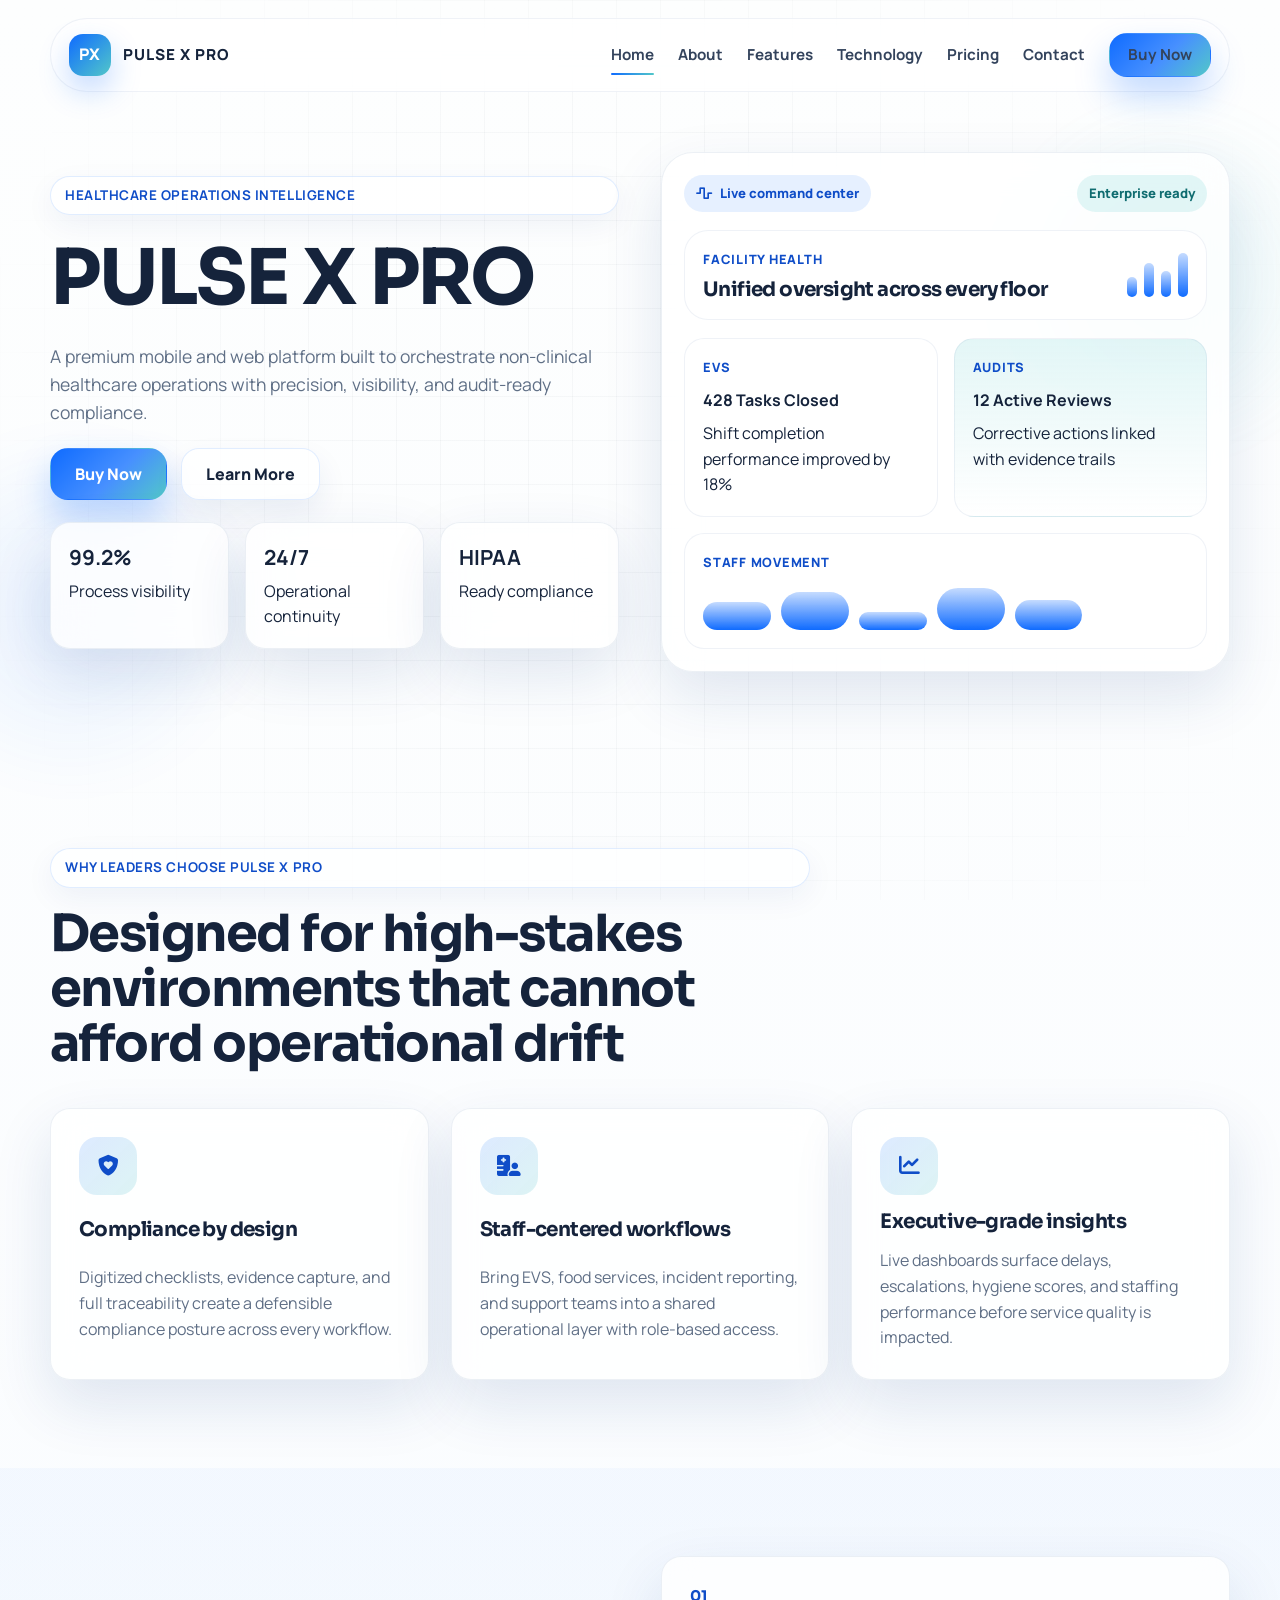
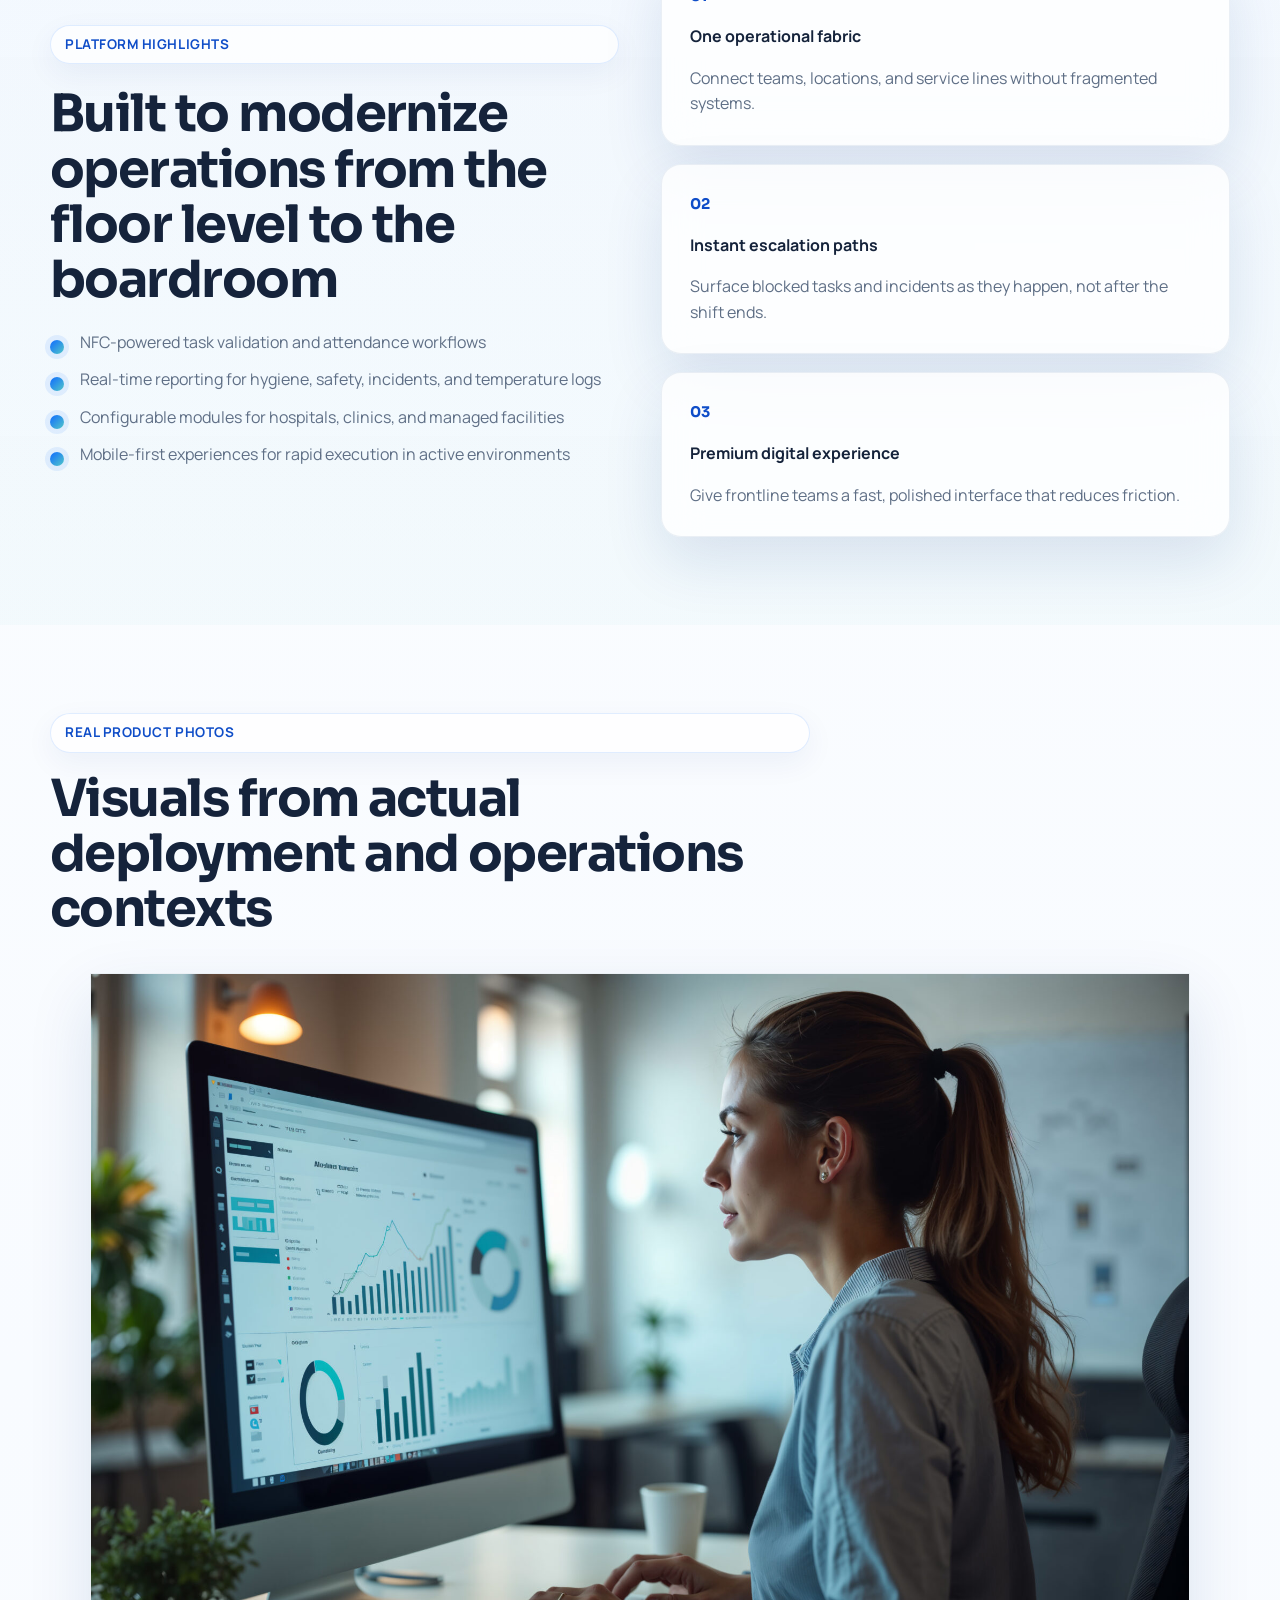
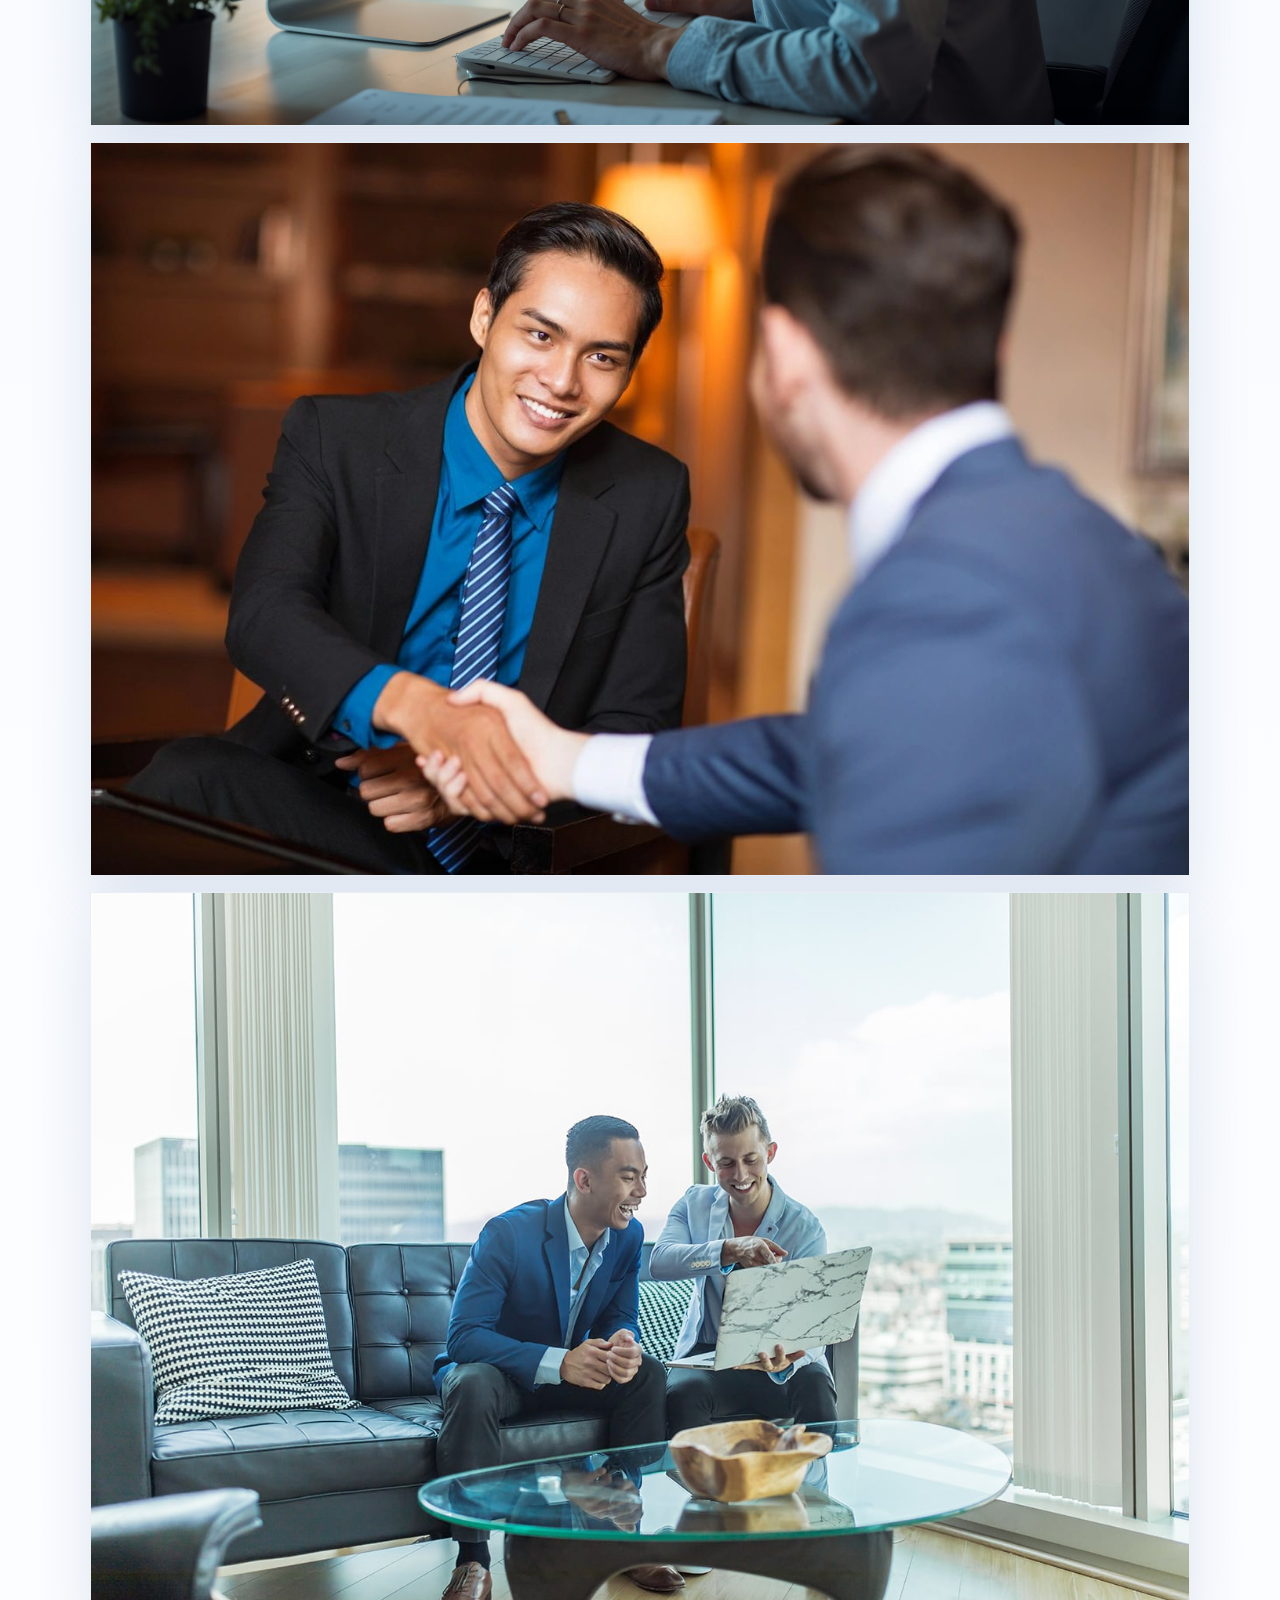
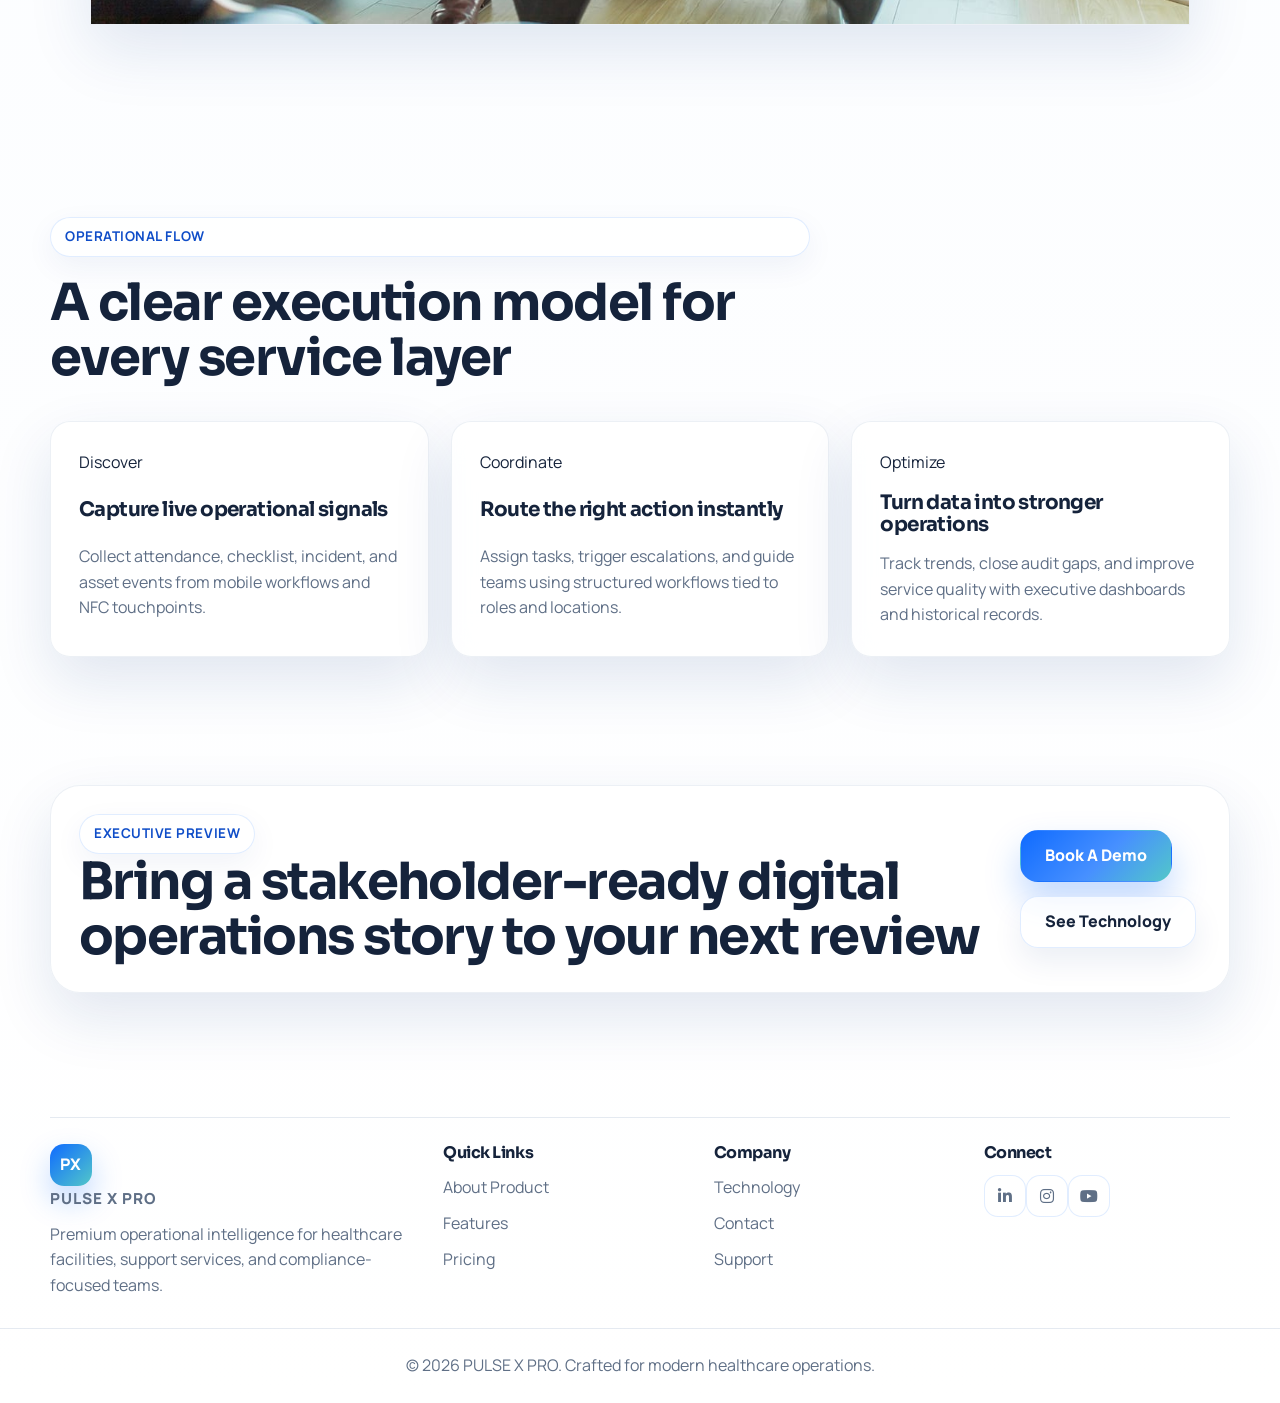
<file: index.html>
<!DOCTYPE html>
<html lang="en">
<head>
  <meta charset="UTF-8">
  <meta name="viewport" content="width=device-width, initial-scale=1.0">
  <title>PULSE X PRO | Intelligent Operations Platform</title>
  <meta name="description" content="PULSE X PRO is a premium healthcare operations platform that modernizes compliance, facility workflows, and staff coordination.">
  <link rel="preconnect" href="https://fonts.googleapis.com">
  <link rel="preconnect" href="https://fonts.gstatic.com" crossorigin>
  <link href="https://fonts.googleapis.com/css2?family=Manrope:wght@400;500;600;700;800&family=Sora:wght@500;600;700;800&display=swap" rel="stylesheet">
  <link rel="stylesheet" href="https://cdnjs.cloudflare.com/ajax/libs/font-awesome/6.5.2/css/all.min.css">
  <link rel="stylesheet" href="https://unpkg.com/aos@2.3.1/dist/aos.css">
  <link rel="stylesheet" href="styles.css">
</head>
<body>
  <div class="page-shell">
    <div class="bg-orb orb-one"></div>
    <div class="bg-orb orb-two"></div>
    <div class="bg-grid"></div>

    <header class="site-header">
      <nav class="navbar container">
        <a class="brand" href="index.html" aria-label="Pulse X Pro Home">
          <span class="brand-mark">PX</span>
          <span class="brand-text">PULSE X PRO</span>
        </a>
        <button class="nav-toggle" aria-label="Toggle menu" aria-expanded="false">
          <span></span>
          <span></span>
        </button>
        <div class="nav-menu">
          <a class="active" href="index.html">Home</a>
          <a href="about.html">About</a>
          <a href="features.html">Features</a>
          <a href="technology.html">Technology</a>
          <a href="pricing.html">Pricing</a>
          <a href="contact.html">Contact</a>
          <a class="button button-primary button-nav" href="pricing.html">Buy Now</a>
        </div>
      </nav>
    </header>

    <main>
      <section class="hero section">
        <div class="container hero-grid">
          <div class="hero-copy" data-aos="fade-up">
            <span class="eyebrow">Healthcare Operations Intelligence</span>
            <h1>PULSE X PRO</h1>
            <p class="hero-text">
              A premium mobile and web platform built to orchestrate non-clinical healthcare operations with precision, visibility, and audit-ready compliance.
            </p>
            <div class="hero-actions">
              <a class="button button-primary" href="pricing.html">Buy Now</a>
              <a class="button button-secondary" href="about.html">Learn More</a>
            </div>
            <div class="hero-metrics">
              <div class="metric glass-card">
                <strong>99.2%</strong>
                <span>Process visibility</span>
              </div>
              <div class="metric glass-card">
                <strong>24/7</strong>
                <span>Operational continuity</span>
              </div>
              <div class="metric glass-card">
                <strong>HIPAA</strong>
                <span>Ready compliance</span>
              </div>
            </div>
          </div>
          <div class="hero-visual" data-aos="zoom-in" data-aos-delay="150">
            <div class="product-stage glass-card">
              <div class="stage-header">
                <span class="status-pill"><i class="fa-solid fa-wave-square"></i> Live command center</span>
                <span class="status-tag">Enterprise ready</span>
              </div>
              <div class="dashboard-panel dashboard-main">
                <div>
                  <p class="panel-label">Facility Health</p>
                  <h3>Unified oversight across every floor</h3>
                </div>
                <div class="signal-bars">
                  <span></span>
                  <span></span>
                  <span></span>
                  <span></span>
                </div>
              </div>
              <div class="dashboard-grid">
                <article class="dashboard-card">
                  <p class="panel-label">EVS</p>
                  <strong>428 Tasks Closed</strong>
                  <span>Shift completion performance improved by 18%</span>
                </article>
                <article class="dashboard-card accent-card">
                  <p class="panel-label">Audits</p>
                  <strong>12 Active Reviews</strong>
                  <span>Corrective actions linked with evidence trails</span>
                </article>
                <article class="dashboard-card wide-card">
                  <p class="panel-label">Staff Movement</p>
                  <div class="mini-timeline">
                    <span></span>
                    <span></span>
                    <span></span>
                    <span></span>
                    <span></span>
                  </div>
                </article>
              </div>
            </div>
          </div>
        </div>
      </section>

      <section class="section">
        <div class="container">
          <div class="section-intro" data-aos="fade-up">
            <span class="eyebrow">Why leaders choose Pulse X Pro</span>
            <h2>Designed for high-stakes environments that cannot afford operational drift</h2>
          </div>
          <div class="highlight-grid">
            <article class="feature-card glass-card" data-aos="fade-up">
              <div class="icon-wrap"><i class="fa-solid fa-shield-heart"></i></div>
              <h3>Compliance by design</h3>
              <p>Digitized checklists, evidence capture, and full traceability create a defensible compliance posture across every workflow.</p>
            </article>
            <article class="feature-card glass-card" data-aos="fade-up" data-aos-delay="100">
              <div class="icon-wrap"><i class="fa-solid fa-hospital-user"></i></div>
              <h3>Staff-centered workflows</h3>
              <p>Bring EVS, food services, incident reporting, and support teams into a shared operational layer with role-based access.</p>
            </article>
            <article class="feature-card glass-card" data-aos="fade-up" data-aos-delay="200">
              <div class="icon-wrap"><i class="fa-solid fa-chart-line"></i></div>
              <h3>Executive-grade insights</h3>
              <p>Live dashboards surface delays, escalations, hygiene scores, and staffing performance before service quality is impacted.</p>
            </article>
          </div>
        </div>
      </section>

      <section class="section section-alt">
        <div class="container split-section">
          <div class="split-copy" data-aos="fade-right">
            <span class="eyebrow">Platform Highlights</span>
            <h2>Built to modernize operations from the floor level to the boardroom</h2>
            <ul class="bullet-list">
              <li>NFC-powered task validation and attendance workflows</li>
              <li>Real-time reporting for hygiene, safety, incidents, and temperature logs</li>
              <li>Configurable modules for hospitals, clinics, and managed facilities</li>
              <li>Mobile-first experiences for rapid execution in active environments</li>
            </ul>
          </div>
          <div class="stat-stack" data-aos="fade-left">
            <div class="stat-card glass-card">
              <span>01</span>
              <strong>One operational fabric</strong>
              <p>Connect teams, locations, and service lines without fragmented systems.</p>
            </div>
            <div class="stat-card glass-card">
              <span>02</span>
              <strong>Instant escalation paths</strong>
              <p>Surface blocked tasks and incidents as they happen, not after the shift ends.</p>
            </div>
            <div class="stat-card glass-card">
              <span>03</span>
              <strong>Premium digital experience</strong>
              <p>Give frontline teams a fast, polished interface that reduces friction.</p>
            </div>
          </div>
        </div>
      </section>

      <section class="section">
        <div class="container">
          <div class="section-intro" data-aos="fade-up">
            <span class="eyebrow">Real Product Photos</span>
            <h2>Visuals from actual deployment and operations contexts</h2>
          </div>
          <div class="photo-showcase-grid">
            <figure class="photo-tile glass-card" data-aos="fade-up">
              <img src="images\employee.jpg" alt="Team members collaborating around a digital dashboard">
            </figure>
            <figure class="photo-tile glass-card" data-aos="fade-up" data-aos-delay="100">
              <img src="images\employee2.jpeg" alt="Healthcare operations planning with digital tools">
            </figure>
            <figure class="photo-tile glass-card" data-aos="fade-up" data-aos-delay="200">
              <img src="images\employee3.jpg" alt="Executive review of operational status and analytics">
            </figure>
          </div>
        </div>
      </section>

      <section class="section">
        <div class="container">
          <div class="section-intro" data-aos="fade-up">
            <span class="eyebrow">Operational Flow</span>
            <h2>A clear execution model for every service layer</h2>
          </div>
          <div class="process-line">
            <article class="process-step glass-card" data-aos="slide-up">
              <span>Discover</span>
              <h3>Capture live operational signals</h3>
              <p>Collect attendance, checklist, incident, and asset events from mobile workflows and NFC touchpoints.</p>
            </article>
            <article class="process-step glass-card" data-aos="slide-up" data-aos-delay="100">
              <span>Coordinate</span>
              <h3>Route the right action instantly</h3>
              <p>Assign tasks, trigger escalations, and guide teams using structured workflows tied to roles and locations.</p>
            </article>
            <article class="process-step glass-card" data-aos="slide-up" data-aos-delay="200">
              <span>Optimize</span>
              <h3>Turn data into stronger operations</h3>
              <p>Track trends, close audit gaps, and improve service quality with executive dashboards and historical records.</p>
            </article>
          </div>
        </div>
      </section>

      <section class="section cta-band">
        <div class="container cta-panel glass-card" data-aos="zoom-in">
          <div>
            <span class="eyebrow">Executive Preview</span>
            <h2>Bring a stakeholder-ready digital operations story to your next review</h2>
          </div>
          <div class="hero-actions">
            <a class="button button-primary" href="contact.html">Book A Demo</a>
            <a class="button button-secondary" href="technology.html">See Technology</a>
          </div>
        </div>
      </section>
    </main>

    <footer class="site-footer">
      <div class="container footer-grid">
        <div>
          <a class="brand footer-brand" href="index.html">
            <span class="brand-mark">PX</span>
            <span class="brand-text">PULSE X PRO</span>
          </a>
          <p>Premium operational intelligence for healthcare facilities, support services, and compliance-focused teams.</p>
        </div>
        <div>
          <h4>Quick Links</h4>
          <a href="about.html">About Product</a>
          <a href="features.html">Features</a>
          <a href="pricing.html">Pricing</a>
        </div>
        <div>
          <h4>Company</h4>
          <a href="technology.html">Technology</a>
          <a href="contact.html">Contact</a>
          <a href="contact.html">Support</a>
        </div>
        <div>
          <h4>Connect</h4>
          <div class="social-links">
            <a href="#" aria-label="LinkedIn"><i class="fa-brands fa-linkedin-in"></i></a>
            <a href="#" aria-label="Instagram"><i class="fa-brands fa-instagram"></i></a>
            <a href="#" aria-label="YouTube"><i class="fa-brands fa-youtube"></i></a>
          </div>
        </div>
      </div>
      <div class="footer-bottom">
        <p>© 2026 PULSE X PRO. Crafted for modern healthcare operations.</p>
      </div>
    </footer>
  </div>

  <script src="https://unpkg.com/aos@2.3.1/dist/aos.js"></script>
  <script src="script.js"></script>
</body>
</html>
</file>
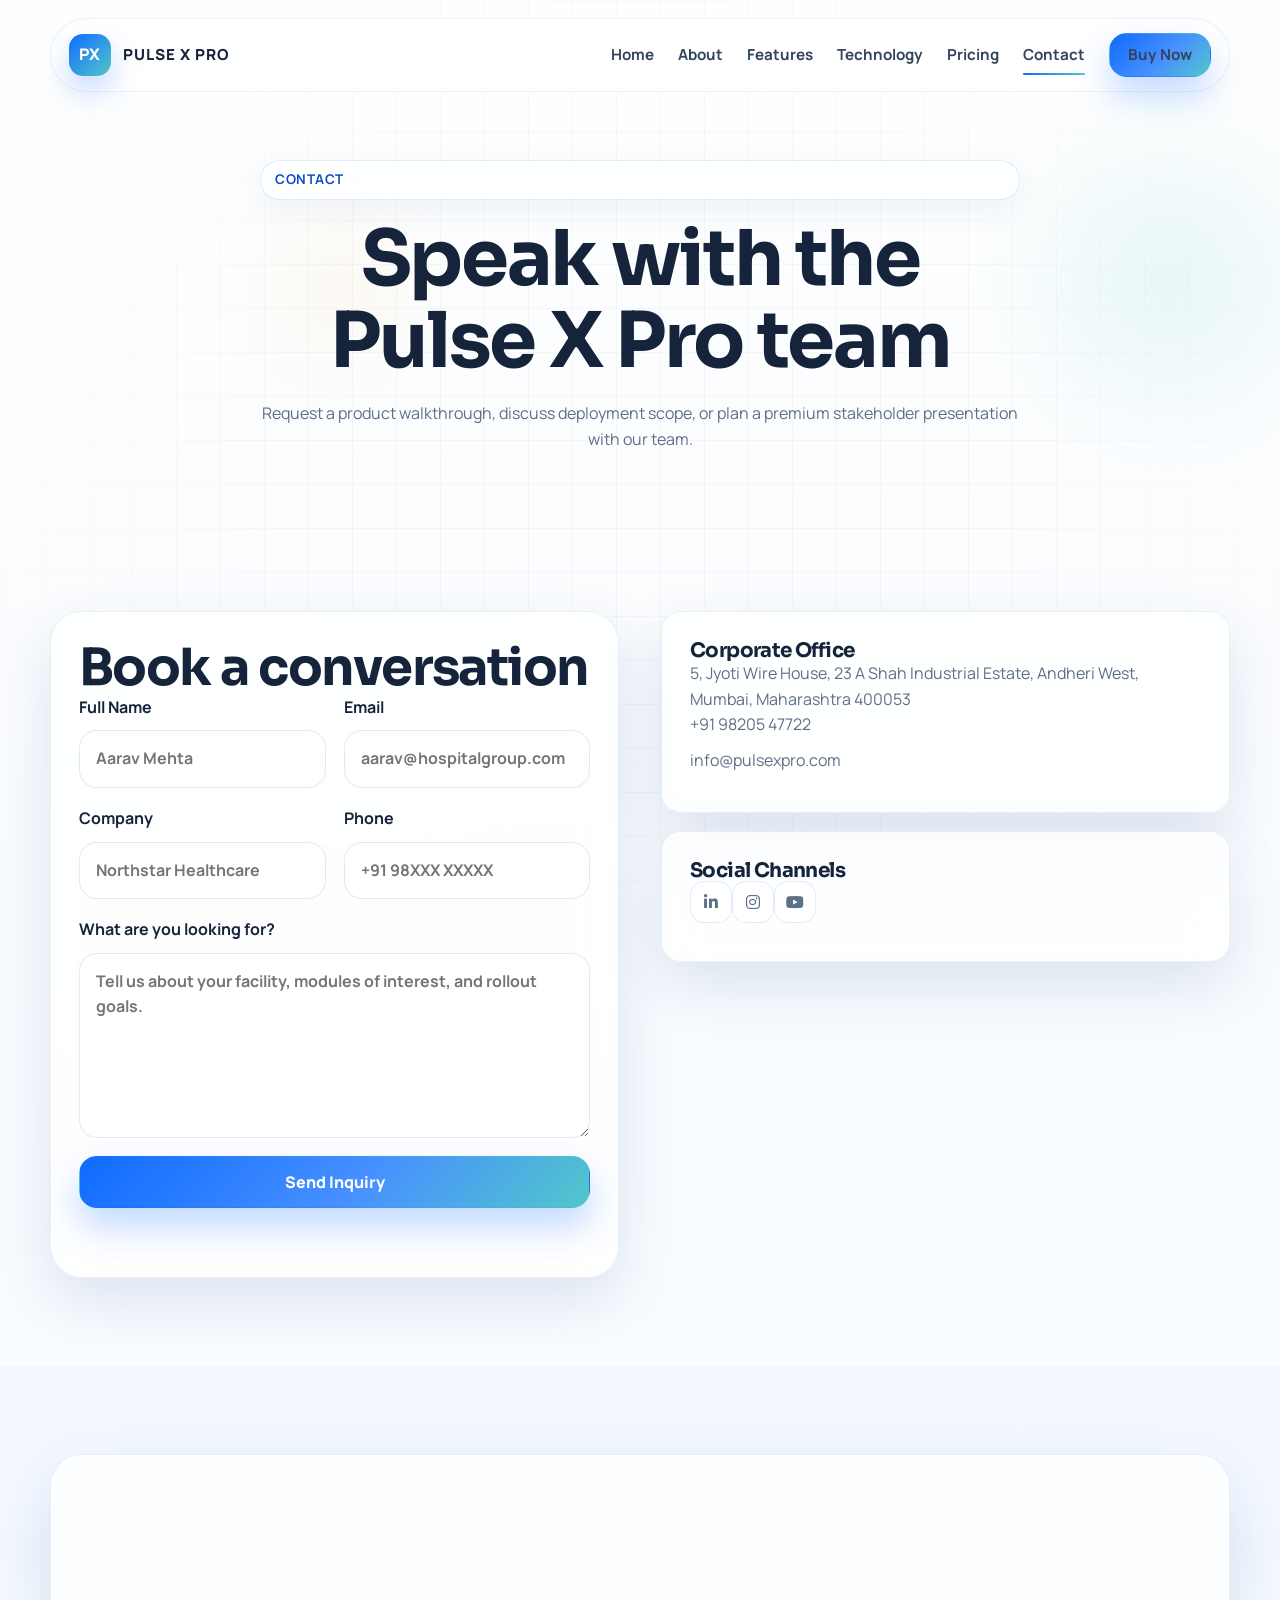
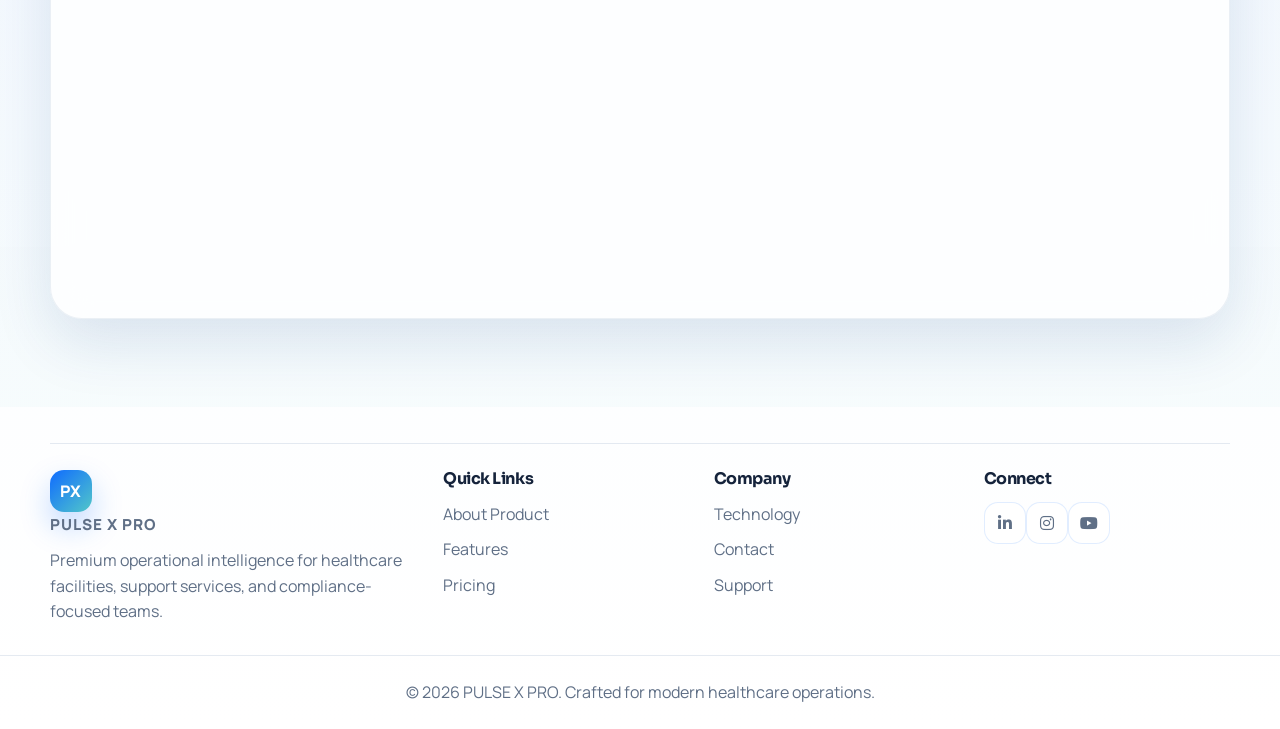
<file: contact.html>
<!DOCTYPE html>
<html lang="en">
<head>
  <meta charset="UTF-8">
  <meta name="viewport" content="width=device-width, initial-scale=1.0">
  <title>Contact Pulse X Pro</title>
  <meta name="description" content="Contact the Pulse X Pro team to book a demo, discuss pricing, or plan an enterprise rollout.">
  <link rel="preconnect" href="https://fonts.googleapis.com">
  <link rel="preconnect" href="https://fonts.gstatic.com" crossorigin>
  <link href="https://fonts.googleapis.com/css2?family=Manrope:wght@400;500;600;700;800&family=Sora:wght@500;600;700;800&display=swap" rel="stylesheet">
  <link rel="stylesheet" href="https://cdnjs.cloudflare.com/ajax/libs/font-awesome/6.5.2/css/all.min.css">
  <link rel="stylesheet" href="https://unpkg.com/aos@2.3.1/dist/aos.css">
  <link rel="stylesheet" href="styles.css">
</head>
<body>
  <div class="page-shell inner-page-shell">
    <div class="bg-orb orb-one"></div>
    <div class="bg-orb orb-three"></div>
    <div class="bg-grid"></div>

    <header class="site-header">
      <nav class="navbar container">
        <a class="brand" href="index.html" aria-label="Pulse X Pro Home">
          <span class="brand-mark">PX</span>
          <span class="brand-text">PULSE X PRO</span>
        </a>
        <button class="nav-toggle" aria-label="Toggle menu" aria-expanded="false">
          <span></span>
          <span></span>
        </button>
        <div class="nav-menu">
          <a href="index.html">Home</a>
          <a href="about.html">About</a>
          <a href="features.html">Features</a>
          <a href="technology.html">Technology</a>
          <a href="pricing.html">Pricing</a>
          <a class="active" href="contact.html">Contact</a>
          <a class="button button-primary button-nav" href="pricing.html">Buy Now</a>
        </div>
      </nav>
    </header>

    <main>
      <section class="page-hero section">
        <div class="container section-intro narrow" data-aos="fade-up">
          <span class="eyebrow">Contact</span>
          <h1>Speak with the Pulse X Pro team</h1>
          <p>Request a product walkthrough, discuss deployment scope, or plan a premium stakeholder presentation with our team.</p>
        </div>
      </section>

      <section class="section">
        <div class="container contact-grid">
          <div class="contact-panel glass-card" data-aos="fade-right">
            <h2>Book a conversation</h2>
            <form class="contact-form" id="contactForm">
              <div class="form-row">
                <label>
                  Full Name
                  <input type="text" name="name" placeholder="Aarav Mehta" required>
                </label>
                <label>
                  Email
                  <input type="email" name="email" placeholder="aarav@hospitalgroup.com" required>
                </label>
              </div>
              <div class="form-row">
                <label>
                  Company
                  <input type="text" name="company" placeholder="Northstar Healthcare">
                </label>
                <label>
                  Phone
                  <input type="tel" name="phone" placeholder="+91 98XXX XXXXX">
                </label>
              </div>
              <label>
                What are you looking for?
                <textarea name="message" rows="6" placeholder="Tell us about your facility, modules of interest, and rollout goals."></textarea>
              </label>
              <button class="button button-primary" type="submit">Send Inquiry</button>
              <p class="form-note" id="formMessage" aria-live="polite"></p>
            </form>
          </div>
          <div class="contact-side" data-aos="fade-left">
            <div class="info-card glass-card">
              <h3>Corporate Office</h3>
              <p>5, Jyoti Wire House, 23 A Shah Industrial Estate, Andheri West, Mumbai, Maharashtra 400053</p>
              <a href="tel:+919820547722">+91 98205 47722</a>
              <a href="mailto:info@pulsexpro.com">info@pulsexpro.com</a>
            </div>
            <div class="info-card glass-card">
              <h3>Social Channels</h3>
              <div class="social-links large-socials">
                <a href="#" aria-label="LinkedIn"><i class="fa-brands fa-linkedin-in"></i></a>
                <a href="#" aria-label="Instagram"><i class="fa-brands fa-instagram"></i></a>
                <a href="#" aria-label="YouTube"><i class="fa-brands fa-youtube"></i></a>
              </div>
            </div>
          </div>
        </div>
      </section>

      <section class="section section-alt">
        <div class="container map-wrap glass-card" data-aos="zoom-in">
          <iframe title="Pulse X Pro Office Location" src="https://www.google.com/maps?q=Andheri%20West%20Mumbai&z=13&output=embed"></iframe>
        </div>
      </section>
    </main>

    <footer class="site-footer">
      <div class="container footer-grid">
        <div>
          <a class="brand footer-brand" href="index.html">
            <span class="brand-mark">PX</span>
            <span class="brand-text">PULSE X PRO</span>
          </a>
          <p>Premium operational intelligence for healthcare facilities, support services, and compliance-focused teams.</p>
        </div>
        <div>
          <h4>Quick Links</h4>
          <a href="about.html">About Product</a>
          <a href="features.html">Features</a>
          <a href="pricing.html">Pricing</a>
        </div>
        <div>
          <h4>Company</h4>
          <a href="technology.html">Technology</a>
          <a href="contact.html">Contact</a>
          <a href="contact.html">Support</a>
        </div>
        <div>
          <h4>Connect</h4>
          <div class="social-links">
            <a href="#" aria-label="LinkedIn"><i class="fa-brands fa-linkedin-in"></i></a>
            <a href="#" aria-label="Instagram"><i class="fa-brands fa-instagram"></i></a>
            <a href="#" aria-label="YouTube"><i class="fa-brands fa-youtube"></i></a>
          </div>
        </div>
      </div>
      <div class="footer-bottom">
        <p>© 2026 PULSE X PRO. Crafted for modern healthcare operations.</p>
      </div>
    </footer>
  </div>

  <script src="https://unpkg.com/aos@2.3.1/dist/aos.js"></script>
  <script src="script.js"></script>
</body>
</html>
</file>
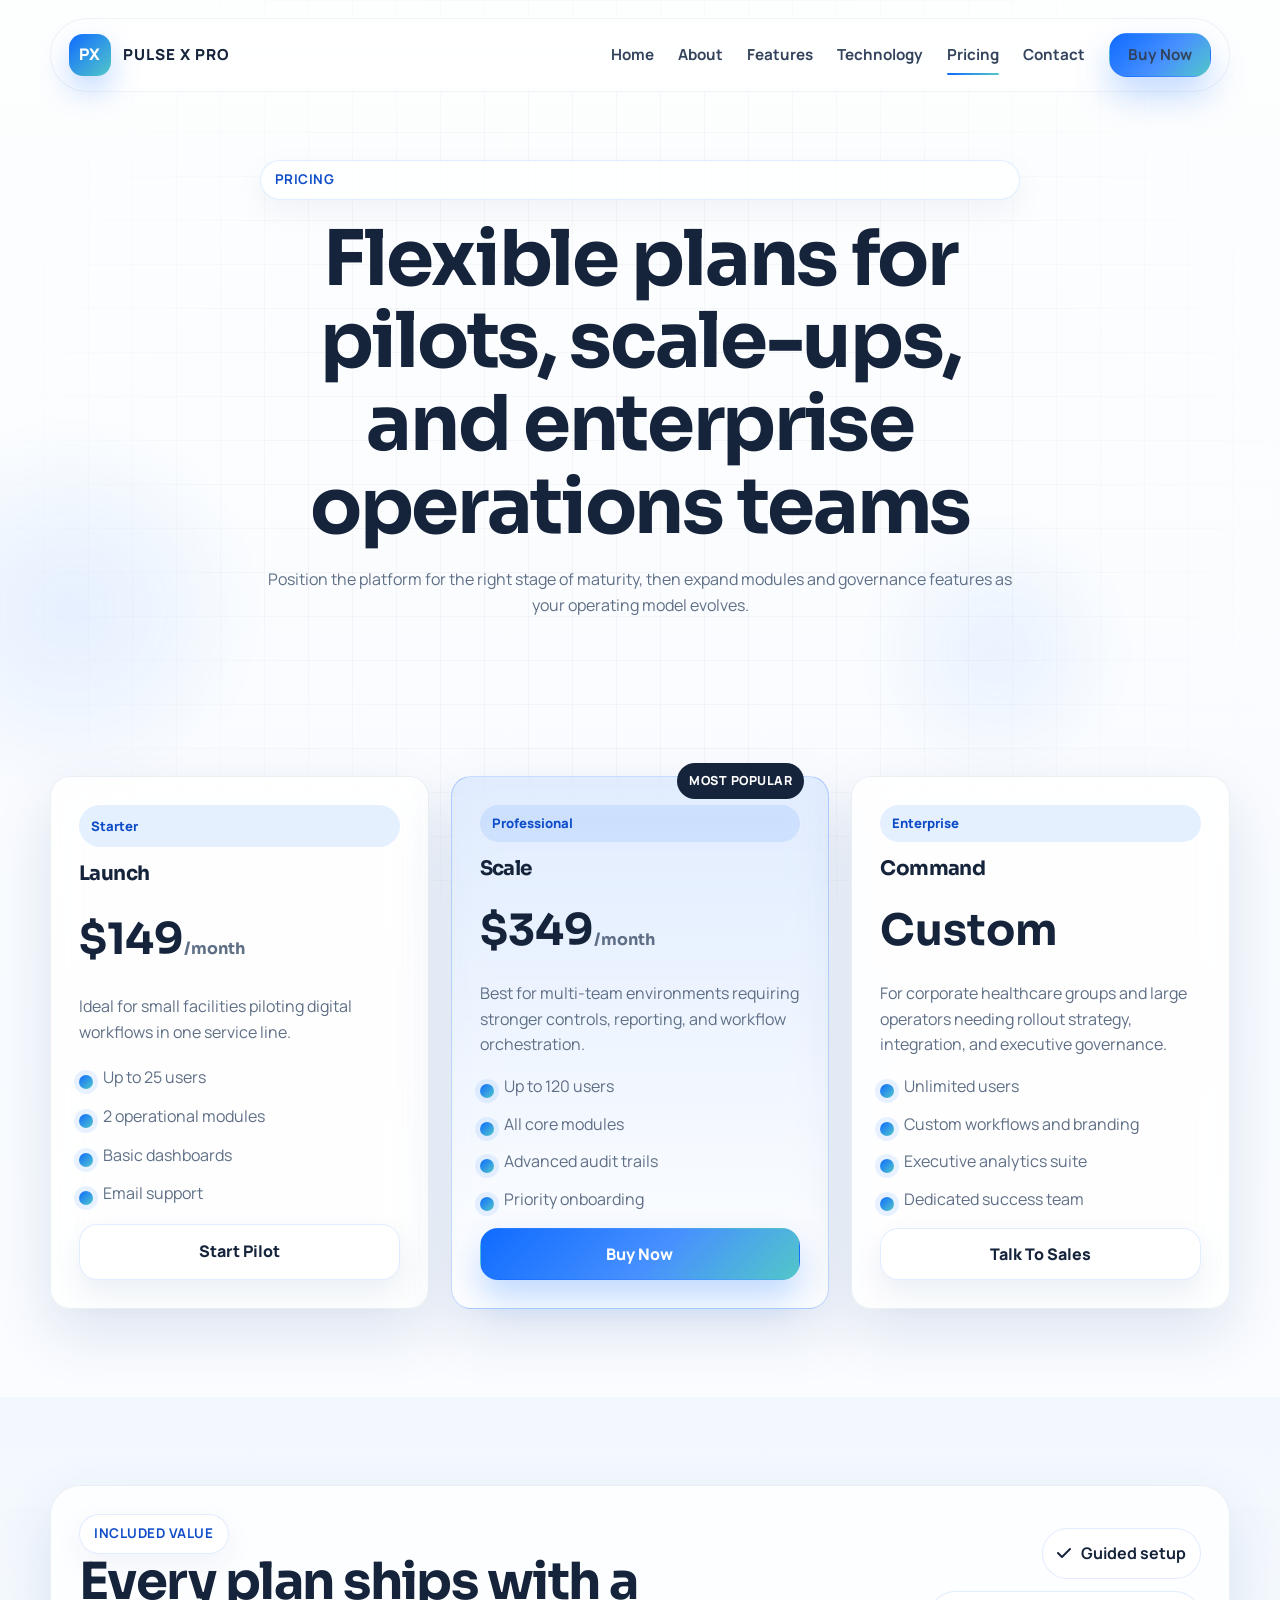
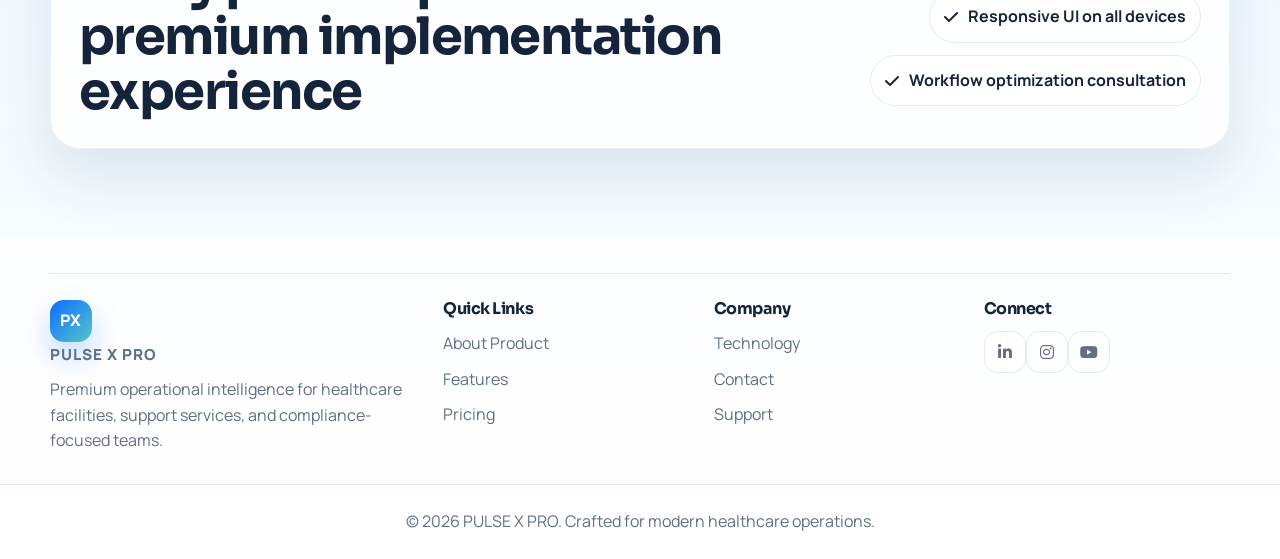
<file: pricing.html>
<!DOCTYPE html>
<html lang="en">
<head>
  <meta charset="UTF-8">
  <meta name="viewport" content="width=device-width, initial-scale=1.0">
  <title>Pulse X Pro Pricing</title>
  <meta name="description" content="Explore pricing plans for Pulse X Pro, from pilot deployments to enterprise-wide rollouts.">
  <link rel="preconnect" href="https://fonts.googleapis.com">
  <link rel="preconnect" href="https://fonts.gstatic.com" crossorigin>
  <link href="https://fonts.googleapis.com/css2?family=Manrope:wght@400;500;600;700;800&family=Sora:wght@500;600;700;800&display=swap" rel="stylesheet">
  <link rel="stylesheet" href="https://cdnjs.cloudflare.com/ajax/libs/font-awesome/6.5.2/css/all.min.css">
  <link rel="stylesheet" href="https://unpkg.com/aos@2.3.1/dist/aos.css">
  <link rel="stylesheet" href="styles.css">
</head>
<body>
  <div class="page-shell inner-page-shell">
    <div class="bg-orb orb-two"></div>
    <div class="bg-orb orb-four"></div>
    <div class="bg-grid"></div>

    <header class="site-header">
      <nav class="navbar container">
        <a class="brand" href="index.html" aria-label="Pulse X Pro Home">
          <span class="brand-mark">PX</span>
          <span class="brand-text">PULSE X PRO</span>
        </a>
        <button class="nav-toggle" aria-label="Toggle menu" aria-expanded="false">
          <span></span>
          <span></span>
        </button>
        <div class="nav-menu">
          <a href="index.html">Home</a>
          <a href="about.html">About</a>
          <a href="features.html">Features</a>
          <a href="technology.html">Technology</a>
          <a class="active" href="pricing.html">Pricing</a>
          <a href="contact.html">Contact</a>
          <a class="button button-primary button-nav" href="pricing.html">Buy Now</a>
        </div>
      </nav>
    </header>

    <main>
      <section class="page-hero section">
        <div class="container section-intro narrow" data-aos="fade-up">
          <span class="eyebrow">Pricing</span>
          <h1>Flexible plans for pilots, scale-ups, and enterprise operations teams</h1>
          <p>Position the platform for the right stage of maturity, then expand modules and governance features as your operating model evolves.</p>
        </div>
      </section>

      <section class="section">
        <div class="container pricing-grid">
          <article class="pricing-card glass-card" data-aos="fade-up">
            <span class="plan-label">Starter</span>
            <h3>Launch</h3>
            <div class="price">$149<span>/month</span></div>
            <p>Ideal for small facilities piloting digital workflows in one service line.</p>
            <ul class="bullet-list compact">
              <li>Up to 25 users</li>
              <li>2 operational modules</li>
              <li>Basic dashboards</li>
              <li>Email support</li>
            </ul>
            <a class="button button-secondary full-width" href="contact.html">Start Pilot</a>
          </article>
          <article class="pricing-card glass-card featured-plan" data-aos="fade-up" data-aos-delay="100">
            <div class="featured-badge">Most Popular</div>
            <span class="plan-label">Professional</span>
            <h3>Scale</h3>
            <div class="price">$349<span>/month</span></div>
            <p>Best for multi-team environments requiring stronger controls, reporting, and workflow orchestration.</p>
            <ul class="bullet-list compact">
              <li>Up to 120 users</li>
              <li>All core modules</li>
              <li>Advanced audit trails</li>
              <li>Priority onboarding</li>
            </ul>
            <a class="button button-primary full-width" href="contact.html">Buy Now</a>
          </article>
          <article class="pricing-card glass-card" data-aos="fade-up" data-aos-delay="200">
            <span class="plan-label">Enterprise</span>
            <h3>Command</h3>
            <div class="price">Custom</div>
            <p>For corporate healthcare groups and large operators needing rollout strategy, integration, and executive governance.</p>
            <ul class="bullet-list compact">
              <li>Unlimited users</li>
              <li>Custom workflows and branding</li>
              <li>Executive analytics suite</li>
              <li>Dedicated success team</li>
            </ul>
            <a class="button button-secondary full-width" href="contact.html">Talk To Sales</a>
          </article>
        </div>
      </section>

      <section class="section section-alt">
        <div class="container guarantee-banner glass-card" data-aos="zoom-in">
          <div>
            <span class="eyebrow">Included Value</span>
            <h2>Every plan ships with a premium implementation experience</h2>
          </div>
          <div class="guarantee-points">
            <span><i class="fa-solid fa-check"></i> Guided setup</span>
            <span><i class="fa-solid fa-check"></i> Responsive UI on all devices</span>
            <span><i class="fa-solid fa-check"></i> Workflow optimization consultation</span>
          </div>
        </div>
      </section>
    </main>

    <footer class="site-footer">
      <div class="container footer-grid">
        <div>
          <a class="brand footer-brand" href="index.html">
            <span class="brand-mark">PX</span>
            <span class="brand-text">PULSE X PRO</span>
          </a>
          <p>Premium operational intelligence for healthcare facilities, support services, and compliance-focused teams.</p>
        </div>
        <div>
          <h4>Quick Links</h4>
          <a href="about.html">About Product</a>
          <a href="features.html">Features</a>
          <a href="pricing.html">Pricing</a>
        </div>
        <div>
          <h4>Company</h4>
          <a href="technology.html">Technology</a>
          <a href="contact.html">Contact</a>
          <a href="contact.html">Support</a>
        </div>
        <div>
          <h4>Connect</h4>
          <div class="social-links">
            <a href="#" aria-label="LinkedIn"><i class="fa-brands fa-linkedin-in"></i></a>
            <a href="#" aria-label="Instagram"><i class="fa-brands fa-instagram"></i></a>
            <a href="#" aria-label="YouTube"><i class="fa-brands fa-youtube"></i></a>
          </div>
        </div>
      </div>
      <div class="footer-bottom">
        <p>© 2026 PULSE X PRO. Crafted for modern healthcare operations.</p>
      </div>
    </footer>
  </div>

  <script src="https://unpkg.com/aos@2.3.1/dist/aos.js"></script>
  <script src="script.js"></script>
</body>
</html>
</file>
<file: styles.css>
:root {
  --bg: #f8fbff;
  --surface: rgba(255, 255, 255, 0.78);
  --surface-solid: #ffffff;
  --surface-strong: rgba(255, 255, 255, 0.92);
  --text: #15233b;
  --muted: #5f6f86;
  --line: rgba(74, 107, 155, 0.14);
  --primary: #0f6bff;
  --primary-deep: #0f4dc8;
  --accent: #52c7c9;
  --accent-soft: #e8fbfb;
  --shadow: 0 24px 60px rgba(15, 56, 130, 0.12);
  --radius-lg: 28px;
  --radius-md: 20px;
  --radius-sm: 14px;
  --container: min(1180px, calc(100% - 40px));
}

* {
  box-sizing: border-box;
}

html {
  scroll-behavior: smooth;
}

body {
  margin: 0;
  font-family: "Manrope", sans-serif;
  color: var(--text);
  background: linear-gradient(180deg, #fdfefe 0%, #f8fbff 48%, #ffffff 100%);
  line-height: 1.6;
  overflow-x: hidden;
}

img {
  max-width: 100%;
  display: block;
}

a {
  color: inherit;
  text-decoration: none;
}

button,
input,
textarea {
  font: inherit;
}

.page-shell {
  position: relative;
  isolation: isolate;
}

.container {
  width: var(--container);
  margin: 0 auto;
}

.section {
  padding: 88px 0;
}

.section-alt {
  background: linear-gradient(180deg, rgba(15, 107, 255, 0.03), rgba(82, 199, 201, 0.04));
}

.eyebrow {
  display: inline-flex;
  align-items: center;
  gap: 10px;
  padding: 8px 14px;
  border: 1px solid rgba(15, 107, 255, 0.12);
  border-radius: 999px;
  background: rgba(255, 255, 255, 0.72);
  box-shadow: 0 10px 30px rgba(15, 56, 130, 0.06);
  color: var(--primary-deep);
  font-size: 0.84rem;
  font-weight: 700;
  letter-spacing: 0.04em;
  text-transform: uppercase;
}

h1,
h2,
h3,
h4 {
  margin: 0;
  font-family: "Sora", sans-serif;
  line-height: 1.08;
  letter-spacing: -0.03em;
}

h1 {
  font-size: clamp(3rem, 6vw, 5.6rem);
}

h2 {
  font-size: clamp(2.2rem, 4vw, 3.5rem);
}

h3 {
  font-size: 1.25rem;
}

p {
  margin: 0;
  color: var(--muted);
}

.site-header {
  position: sticky;
  top: 0;
  z-index: 20;
  padding: 18px 0;
}

.site-header.scrolled .navbar {
  background: rgba(255, 255, 255, 0.86);
  box-shadow: 0 20px 40px rgba(15, 56, 130, 0.08);
  border-color: rgba(103, 126, 167, 0.18);
}

.navbar {
  display: flex;
  align-items: center;
  justify-content: space-between;
  gap: 18px;
  padding: 14px 18px;
  border: 1px solid rgba(120, 145, 190, 0.12);
  border-radius: 999px;
  background: rgba(255, 255, 255, 0.72);
  -webkit-backdrop-filter: blur(18px);
  backdrop-filter: blur(18px);
  transition: background 0.3s ease, box-shadow 0.3s ease, border-color 0.3s ease;
}

.brand {
  display: inline-flex;
  align-items: center;
  gap: 12px;
  font-weight: 800;
  letter-spacing: 0.06em;
}

.brand-mark {
  display: grid;
  place-items: center;
  width: 42px;
  height: 42px;
  border-radius: 14px;
  background: linear-gradient(135deg, var(--primary) 0%, var(--accent) 100%);
  color: white;
  box-shadow: 0 14px 30px rgba(15, 107, 255, 0.26);
}

.brand-text {
  font-size: 0.95rem;
}

.nav-menu {
  display: flex;
  align-items: center;
  gap: 24px;
}

.nav-menu a {
  position: relative;
  font-size: 0.95rem;
  font-weight: 700;
  color: #33435c;
}

.nav-menu a:not(.button-nav)::after {
  content: "";
  position: absolute;
  left: 0;
  bottom: -8px;
  width: 100%;
  height: 2px;
  border-radius: 999px;
  background: linear-gradient(90deg, var(--primary), var(--accent));
  transform: scaleX(0);
  transform-origin: center;
  transition: transform 0.25s ease;
}

.nav-menu a:hover::after,
.nav-menu a.active::after {
  transform: scaleX(1);
}

.nav-toggle {
  display: none;
  width: 48px;
  height: 48px;
  border: 0;
  border-radius: 16px;
  background: rgba(238, 244, 255, 0.86);
  cursor: pointer;
}

.nav-toggle span {
  display: block;
  width: 20px;
  height: 2px;
  margin: 6px auto;
  background: var(--text);
  transition: transform 0.3s ease, opacity 0.3s ease;
}

.button {
  display: inline-flex;
  align-items: center;
  justify-content: center;
  gap: 10px;
  min-height: 52px;
  padding: 0 24px;
  border-radius: 18px;
  border: 1px solid transparent;
  font-weight: 800;
  transition: transform 0.25s ease, box-shadow 0.25s ease, border-color 0.25s ease, background 0.25s ease;
}

.button:hover {
  transform: translateY(-2px);
}

.button-primary {
  background: linear-gradient(135deg, var(--primary) 0%, #4790ff 55%, var(--accent) 100%);
  color: white;
  box-shadow: 0 18px 35px rgba(15, 107, 255, 0.26);
}

.button-secondary {
  background: rgba(255, 255, 255, 0.75);
  border-color: rgba(15, 107, 255, 0.12);
  color: var(--text);
  box-shadow: 0 14px 30px rgba(15, 56, 130, 0.08);
}

.button-nav {
  min-height: 44px;
  padding: 0 18px;
}

.full-width {
  width: 100%;
}

.glass-card {
  border: 1px solid rgba(124, 148, 186, 0.14);
  background: var(--surface);
  -webkit-backdrop-filter: blur(18px);
  backdrop-filter: blur(18px);
  box-shadow: var(--shadow);
}

.hero {
  padding-top: 42px;
}

.hero-grid,
.split-section,
.page-hero-grid,
.contact-grid {
  display: grid;
  grid-template-columns: repeat(2, minmax(0, 1fr));
  gap: 42px;
  align-items: center;
}

.hero-copy,
.split-copy {
  display: grid;
  gap: 22px;
}

.hero-text {
  max-width: 640px;
  font-size: 1.1rem;
}

.hero-actions {
  display: flex;
  flex-wrap: wrap;
  gap: 14px;
}

.hero-metrics {
  display: grid;
  grid-template-columns: repeat(3, minmax(0, 1fr));
  gap: 16px;
}

.two-col-metrics {
  grid-template-columns: repeat(2, minmax(0, 1fr));
}

.metric,
.dashboard-card,
.feature-card,
.process-step,
.stat-card,
.pricing-card,
.timeline-item,
.mini-card,
.info-card,
.rail-card {
  border-radius: var(--radius-md);
}

.metric {
  padding: 18px;
}

.metric strong {
  display: block;
  margin-bottom: 4px;
  font-size: 1.3rem;
  color: var(--text);
}

.product-stage {
  position: relative;
  padding: 22px;
  border-radius: 32px;
}

.stage-header,
.dashboard-main,
.dashboard-grid,
.mini-timeline,
.social-links,
.guarantee-points,
.architecture-flow {
  display: flex;
}

.stage-header {
  align-items: center;
  justify-content: space-between;
  margin-bottom: 18px;
  gap: 16px;
}

.status-pill,
.status-tag,
.plan-label,
.rail-kicker {
  display: inline-flex;
  align-items: center;
  gap: 8px;
  padding: 8px 12px;
  border-radius: 999px;
  font-size: 0.82rem;
  font-weight: 800;
}

.status-pill,
.plan-label {
  background: rgba(15, 107, 255, 0.1);
  color: var(--primary-deep);
}

.status-tag,
.rail-kicker {
  background: rgba(82, 199, 201, 0.16);
  color: #0f6c70;
}

.dashboard-panel,
.dashboard-card {
  padding: 18px;
  background: rgba(255, 255, 255, 0.88);
  border: 1px solid rgba(124, 148, 186, 0.12);
}

.dashboard-main {
  justify-content: space-between;
  align-items: center;
  border-radius: 24px;
  margin-bottom: 18px;
}

.panel-label {
  margin-bottom: 10px;
  font-size: 0.8rem;
  font-weight: 800;
  letter-spacing: 0.06em;
  color: var(--primary-deep);
  text-transform: uppercase;
}

.signal-bars {
  display: grid;
  grid-template-columns: repeat(4, 10px);
  gap: 7px;
  align-items: end;
}

.signal-bars span,
.mini-timeline span {
  border-radius: 999px;
  background: linear-gradient(180deg, rgba(15, 107, 255, 0.24), var(--primary));
  animation: pulseBars 2.2s ease-in-out infinite;
}

.signal-bars span:nth-child(1) { height: 20px; }
.signal-bars span:nth-child(2) { height: 34px; animation-delay: 0.15s; }
.signal-bars span:nth-child(3) { height: 26px; animation-delay: 0.3s; }
.signal-bars span:nth-child(4) { height: 44px; animation-delay: 0.45s; }

.dashboard-grid {
  flex-wrap: wrap;
  gap: 16px;
}

.dashboard-card {
  flex: 1 1 220px;
}

.dashboard-card strong {
  display: block;
  margin-bottom: 8px;
}

.accent-card {
  background: linear-gradient(180deg, rgba(82, 199, 201, 0.16), rgba(255, 255, 255, 0.96));
}

.wide-card {
  flex-basis: 100%;
}

.mini-timeline {
  gap: 10px;
  align-items: end;
  min-height: 48px;
}

.mini-timeline span {
  width: 14%;
}

.mini-timeline span:nth-child(1) { height: 28px; }
.mini-timeline span:nth-child(2) { height: 38px; animation-delay: 0.2s; }
.mini-timeline span:nth-child(3) { height: 18px; animation-delay: 0.35s; }
.mini-timeline span:nth-child(4) { height: 42px; animation-delay: 0.5s; }
.mini-timeline span:nth-child(5) { height: 30px; animation-delay: 0.65s; }

.section-intro,
.narrow {
  display: grid;
  gap: 18px;
}

.section-intro {
  max-width: 760px;
  margin-bottom: 36px;
}

.narrow {
  max-width: 760px;
  margin-inline: auto;
  text-align: center;
}

.highlight-grid,
.value-grid,
.feature-showcase-grid,
.three-up-grid,
.pricing-grid {
  display: grid;
  gap: 22px;
}

.highlight-grid,
.value-grid,
.three-up-grid {
  grid-template-columns: repeat(3, minmax(0, 1fr));
}

.feature-showcase-grid {
  grid-template-columns: repeat(4, minmax(0, 1fr));
}

.pricing-grid {
  grid-template-columns: repeat(3, minmax(0, 1fr));
}

.feature-card,
.process-step,
.stat-card,
.pricing-card,
.timeline-item,
.mini-card,
.info-card,
.rail-card,
.contact-panel,
.guarantee-banner,
.map-wrap,
.architecture-panel,
.illustration-card,
.cta-panel {
  padding: 28px;
}

.feature-card,
.pricing-card,
.process-step,
.stat-card {
  display: grid;
  gap: 16px;
  transition: transform 0.28s ease, box-shadow 0.28s ease, border-color 0.28s ease;
}

.feature-card:hover,
.pricing-card:hover,
.process-step:hover,
.stat-card:hover,
.mini-card:hover,
.rail-card:hover {
  transform: translateY(-6px);
  border-color: rgba(15, 107, 255, 0.22);
  box-shadow: 0 26px 70px rgba(15, 56, 130, 0.14);
}

.icon-wrap {
  display: grid;
  place-items: center;
  width: 58px;
  height: 58px;
  border-radius: 18px;
  background: linear-gradient(135deg, rgba(15, 107, 255, 0.14), rgba(82, 199, 201, 0.2));
  color: var(--primary-deep);
  font-size: 1.3rem;
}

.bullet-list {
  display: grid;
  gap: 12px;
  padding: 0;
  margin: 0;
  list-style: none;
}

.bullet-list li {
  position: relative;
  padding-left: 30px;
  color: var(--muted);
}

.bullet-list li::before {
  content: "";
  position: absolute;
  left: 0;
  top: 10px;
  width: 14px;
  height: 14px;
  border-radius: 50%;
  background: linear-gradient(135deg, var(--primary), var(--accent));
  box-shadow: 0 0 0 5px rgba(15, 107, 255, 0.09);
}

.compact li {
  padding-left: 24px;
}

.stat-stack,
.cards-column,
.contact-side {
  display: grid;
  gap: 18px;
}

.stat-card span {
  font-family: "Sora", sans-serif;
  font-size: 0.92rem;
  font-weight: 700;
  color: var(--primary-deep);
}

.process-line {
  display: grid;
  grid-template-columns: repeat(3, minmax(0, 1fr));
  gap: 22px;
}

.cta-band {
  padding-top: 40px;
}

.cta-panel,
.guarantee-banner {
  display: flex;
  align-items: center;
  justify-content: space-between;
  gap: 24px;
  border-radius: 30px;
}

.site-footer {
  padding: 36px 0 24px;
}

.footer-grid {
  display: grid;
  grid-template-columns: 1.5fr repeat(3, 1fr);
  gap: 24px;
  padding: 26px 0 30px;
  border-top: 1px solid var(--line);
}

.footer-grid h4 {
  margin-bottom: 14px;
  font-size: 1rem;
}

.footer-grid a,
.footer-grid p,
.footer-bottom p,
.info-card a {
  color: var(--muted);
}

.footer-grid a,
.info-card a {
  display: block;
  margin-bottom: 10px;
}

.footer-brand {
  margin-bottom: 16px;
}

.footer-bottom {
  padding-top: 24px;
  border-top: 1px solid var(--line);
  text-align: center;
}

.bg-orb {
  position: fixed;
  z-index: -2;
  width: 380px;
  height: 380px;
  border-radius: 50%;
  filter: blur(18px);
  opacity: 0.5;
  animation: drift 14s ease-in-out infinite alternate;
}

.orb-one {
  top: 90px;
  right: -80px;
  background: radial-gradient(circle, rgba(82, 199, 201, 0.24), transparent 68%);
}

.orb-two {
  top: 420px;
  left: -120px;
  background: radial-gradient(circle, rgba(15, 107, 255, 0.18), transparent 70%);
}

.orb-three {
  top: 180px;
  left: 18%;
  width: 220px;
  height: 220px;
  background: radial-gradient(circle, rgba(255, 211, 140, 0.22), transparent 72%);
}

.orb-four {
  bottom: 120px;
  right: 12%;
  width: 260px;
  height: 260px;
  background: radial-gradient(circle, rgba(15, 107, 255, 0.14), transparent 72%);
}

.bg-grid {
  position: fixed;
  inset: 0;
  z-index: -3;
  background-image: linear-gradient(rgba(21, 35, 59, 0.03) 1px, transparent 1px), linear-gradient(90deg, rgba(21, 35, 59, 0.03) 1px, transparent 1px);
  background-size: 44px 44px;
  -webkit-mask-image: radial-gradient(circle at center, black 45%, transparent 88%);
  mask-image: radial-gradient(circle at center, black 45%, transparent 88%);
  pointer-events: none;
}

.page-hero {
  padding-top: 50px;
  padding-bottom: 34px;
}

.illustration-card {
  position: relative;
  min-height: 360px;
  border-radius: 34px;
  overflow: hidden;
  display: grid;
  place-items: center;
}

.illustration-ring {
  width: 230px;
  height: 230px;
  border-radius: 50%;
  border: 1px solid rgba(15, 107, 255, 0.16);
  box-shadow: inset 0 0 0 30px rgba(15, 107, 255, 0.03);
}

.illustration-core {
  position: absolute;
  width: 110px;
  height: 110px;
  border-radius: 30px;
  display: grid;
  place-items: center;
  background: linear-gradient(135deg, var(--primary) 0%, var(--accent) 100%);
  color: white;
  font-size: 2.2rem;
  box-shadow: 0 24px 50px rgba(15, 107, 255, 0.25);
}

.floating-chip {
  position: absolute;
  padding: 12px 16px;
  border-radius: 999px;
  background: rgba(255, 255, 255, 0.8);
  border: 1px solid rgba(15, 107, 255, 0.12);
  box-shadow: 0 20px 35px rgba(15, 56, 130, 0.08);
  font-size: 0.92rem;
  font-weight: 800;
  color: var(--primary-deep);
}

.chip-top {
  top: 74px;
  right: 40px;
}

.chip-bottom {
  bottom: 74px;
  left: 38px;
}

.mini-card {
  display: flex;
  gap: 18px;
  align-items: flex-start;
}

.photo-card {
  border-radius: 34px;
  overflow: hidden;
  min-height: 420px;
}

.photo-card img {
  width: 100%;
  height: 100%;
  object-fit: cover;
}

.mini-card i {
  font-size: 1.3rem;
  color: var(--primary-deep);
  margin-top: 4px;
}

.feature-rail {
  position: relative;
}

.rail-card {
  min-height: 260px;
  display: grid;
  align-content: end;
  background: linear-gradient(180deg, rgba(15, 107, 255, 0.08), rgba(255, 255, 255, 0.78));
}

.timeline {
  position: relative;
  display: grid;
  gap: 22px;
}

.timeline::before {
  content: "";
  position: absolute;
  left: 28px;
  top: 0;
  bottom: 0;
  width: 2px;
  background: linear-gradient(180deg, rgba(15, 107, 255, 0.18), rgba(82, 199, 201, 0.38));
}

.timeline-item {
  position: relative;
  display: grid;
  grid-template-columns: 72px 1fr;
  gap: 22px;
  margin-left: 8px;
}

.timeline-index {
  width: 44px;
  height: 44px;
  border-radius: 16px;
  display: grid;
  place-items: center;
  background: linear-gradient(135deg, var(--primary) 0%, var(--accent) 100%);
  color: white;
  font-weight: 800;
  box-shadow: 0 14px 28px rgba(15, 107, 255, 0.24);
}

.architecture-panel {
  border-radius: 34px;
}

.architecture-head {
  margin-bottom: 28px;
}

.architecture-flow {
  align-items: center;
  justify-content: space-between;
  gap: 16px;
  flex-wrap: wrap;
}

.flow-node {
  flex: 1 1 180px;
  min-height: 150px;
  padding: 24px;
  border-radius: 24px;
  display: grid;
  gap: 14px;
  place-items: center;
  text-align: center;
  background: rgba(255, 255, 255, 0.78);
  border: 1px solid rgba(124, 148, 186, 0.12);
}

.flow-node i,
.flow-arrow i {
  color: var(--primary-deep);
}

.flow-node i {
  font-size: 1.5rem;
}

.flow-arrow {
  color: var(--primary-deep);
  font-size: 1.2rem;
}

.price {
  font-family: "Sora", sans-serif;
  font-size: 2.7rem;
  font-weight: 700;
  color: var(--text);
}

.price span {
  font-size: 1rem;
  color: var(--muted);
}

.featured-plan {
  position: relative;
  background: linear-gradient(180deg, rgba(15, 107, 255, 0.1), rgba(255, 255, 255, 0.82));
  border-color: rgba(15, 107, 255, 0.24);
}

.featured-badge {
  position: absolute;
  top: -14px;
  right: 24px;
  padding: 8px 12px;
  border-radius: 999px;
  background: var(--text);
  color: white;
  font-size: 0.78rem;
  font-weight: 800;
  letter-spacing: 0.04em;
  text-transform: uppercase;
}

.guarantee-points {
  flex-wrap: wrap;
  gap: 12px;
  justify-content: flex-end;
}

.guarantee-points span {
  display: inline-flex;
  align-items: center;
  gap: 10px;
  padding: 12px 14px;
  border-radius: 999px;
  background: rgba(255, 255, 255, 0.78);
  border: 1px solid rgba(15, 107, 255, 0.12);
  color: var(--text);
  font-weight: 700;
}

.contact-grid {
  align-items: start;
}

.contact-panel {
  border-radius: 32px;
}

.contact-form,
.form-row {
  display: grid;
  gap: 18px;
}

.form-row {
  grid-template-columns: repeat(2, minmax(0, 1fr));
}

.contact-form label {
  display: grid;
  gap: 10px;
  color: var(--text);
  font-weight: 700;
}

.contact-form input,
.contact-form textarea {
  width: 100%;
  padding: 15px 16px;
  border-radius: 18px;
  border: 1px solid rgba(124, 148, 186, 0.2);
  background: rgba(255, 255, 255, 0.82);
  color: var(--text);
  transition: border-color 0.2s ease, box-shadow 0.2s ease, transform 0.2s ease;
}

.contact-form input:focus,
.contact-form textarea:focus {
  outline: none;
  border-color: rgba(15, 107, 255, 0.44);
  box-shadow: 0 0 0 5px rgba(15, 107, 255, 0.08);
  transform: translateY(-1px);
}

.form-note {
  min-height: 1.4em;
  color: var(--primary-deep);
  font-weight: 700;
}

.large-socials a,
.social-links a {
  display: inline-grid;
  place-items: center;
  width: 42px;
  height: 42px;
  border-radius: 14px;
  background: rgba(255, 255, 255, 0.78);
  border: 1px solid rgba(15, 107, 255, 0.12);
  transition: transform 0.2s ease, box-shadow 0.2s ease, border-color 0.2s ease;
}

.social-links a:hover {
  transform: translateY(-3px);
  border-color: rgba(15, 107, 255, 0.24);
  box-shadow: 0 16px 30px rgba(15, 56, 130, 0.08);
}

.map-wrap {
  padding: 18px;
  border-radius: 32px;
}

.map-wrap iframe {
  width: 100%;
  height: 420px;
  border: 0;
  border-radius: 24px;
}

.align-center {
  align-items: center;
}

[data-aos="slide-up"] {
  transform: translateY(32px);
  opacity: 0;
}

[data-aos="slide-up"].aos-animate {
  transform: translateY(0);
  opacity: 1;
}

.site-header.scrolled + main .hero .hero-copy,
.site-header.scrolled + main .page-hero .section-intro {
  transition: transform 0.4s ease;
}

@keyframes pulseBars {
  0%, 100% { opacity: 0.75; transform: scaleY(0.92); }
  50% { opacity: 1; transform: scaleY(1.08); }
}

@keyframes drift {
  0% { transform: translate3d(0, 0, 0) scale(1); }
  100% { transform: translate3d(20px, -26px, 0) scale(1.08); }
}

@media (max-width: 1080px) {
  .feature-showcase-grid {
    grid-template-columns: repeat(2, minmax(0, 1fr));
  }

  .highlight-grid,
  .value-grid,
  .three-up-grid,
  .process-line,
  .pricing-grid,
  .footer-grid {
    grid-template-columns: repeat(2, minmax(0, 1fr));
  }

  .hero-grid,
  .split-section,
  .page-hero-grid,
  .contact-grid {
    grid-template-columns: 1fr;
  }

  .cta-panel,
  .guarantee-banner {
    flex-direction: column;
    align-items: flex-start;
  }

  .architecture-flow {
    justify-content: center;
  }
}

@media (max-width: 760px) {
  .section {
    padding: 72px 0;
  }

  .site-header {
    padding-top: 12px;
  }

  .navbar {
    border-radius: 28px;
    align-items: flex-start;
    flex-wrap: wrap;
  }

  .nav-toggle {
    display: block;
  }

  .nav-menu {
    display: none;
    width: 100%;
    padding-top: 12px;
    flex-direction: column;
    align-items: flex-start;
  }

  .nav-menu.open {
    display: flex;
  }

  .hero-metrics,
  .highlight-grid,
  .value-grid,
  .feature-showcase-grid,
  .three-up-grid,
  .process-line,
  .pricing-grid,
  .footer-grid,
  .form-row {
    grid-template-columns: 1fr;
  }

  .two-col-metrics {
    grid-template-columns: 1fr;
  }

  .timeline-item {
    grid-template-columns: 1fr;
  }

  .timeline::before {
    display: none;
  }

  .flow-arrow {
    transform: rotate(90deg);
  }

  .illustration-card {
    min-height: 300px;
  }

  .chip-top,
  .chip-bottom {
    position: static;
  }

  .illustration-card {
    gap: 18px;
    padding: 24px;
  }

  .floating-chip {
    justify-self: center;
  }
}
</file>
